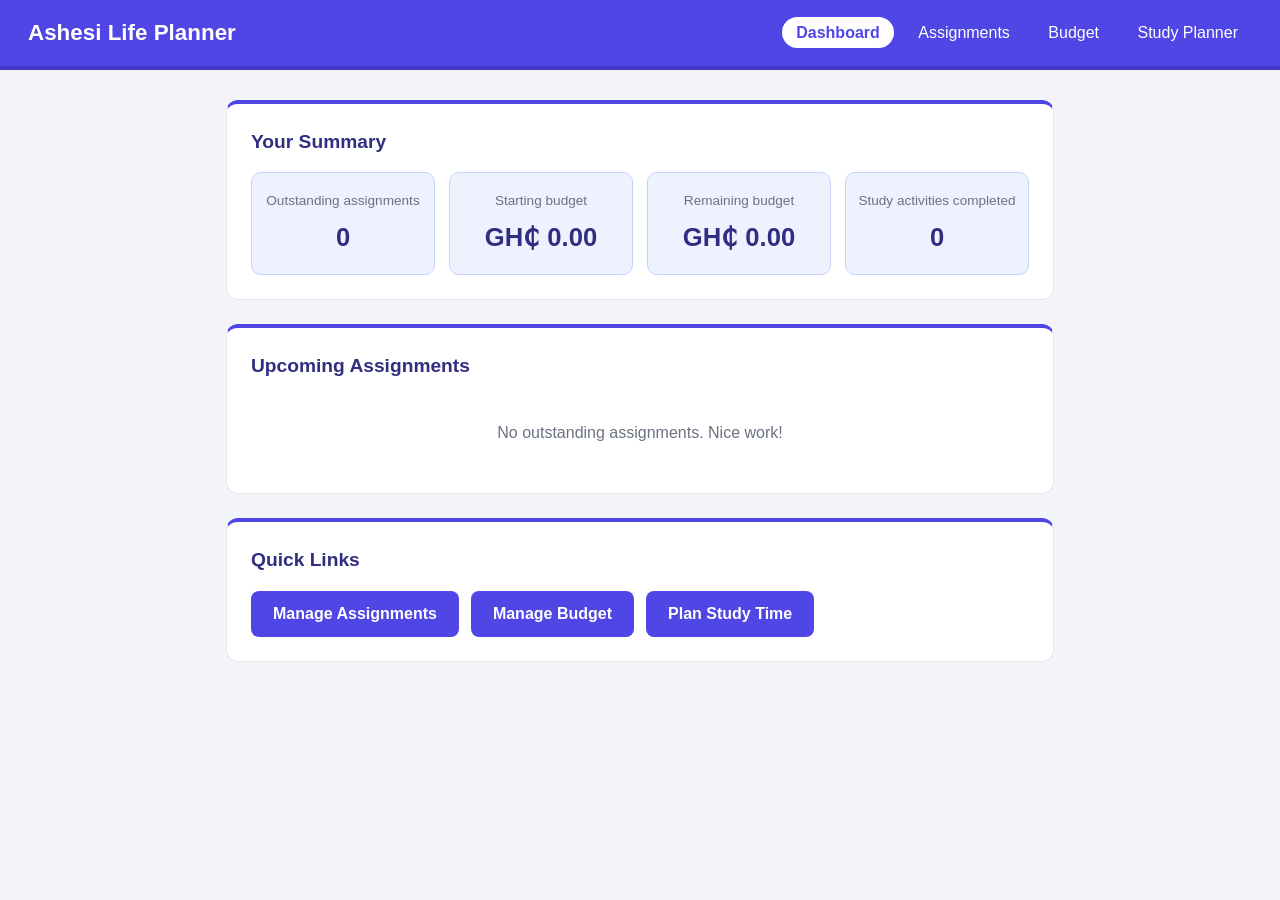
<file: index.html>
<!DOCTYPE html>
<html lang="en">

<head>
    <meta charset="UTF-8">
    <meta name="viewport" content="width=device-width, initial-scale=1.0">
    <title>Dashboard | Ashesi Life Planner</title>
    <link rel="stylesheet" href="style.css">
</head>

<body>
    <header class="site-header">
        <h1>Ashesi Life Planner</h1>
        <nav>
            <a href="index.html" class="active">Dashboard</a>
            <a href="tasks.html">Assignments</a>
            <a href="budget.html">Budget</a>
            <a href="study.html">Study Planner</a>
        </nav>
    </header>

    <main>
        <section class="card">
            <h2>Your Summary</h2>
            <div class="summary dashboard">
                <div class="stat">
                    <span class="stat-label">Outstanding assignments</span>
                    <span class="stat-value" id="dash-outstanding">0</span>
                </div>
                <div class="stat">
                    <span class="stat-label">Starting budget</span>
                    <span class="stat-value" id="dash-starting">GH₵ 0.00</span>
                </div>
                <div class="stat">
                    <span class="stat-label">Remaining budget</span>
                    <span class="stat-value" id="dash-remaining">GH₵ 0.00</span>
                </div>
                <div class="stat">
                    <span class="stat-label">Study activities completed</span>
                    <span class="stat-value" id="dash-study">0</span>
                </div>
            </div>
        </section>

        <section class="card">
            <h2>Upcoming Assignments</h2>
            <ul id="dash-upcoming" class="item-list"></ul>
        </section>

        <section class="card">
            <h2>Quick Links</h2>
            <div class="quick-links">
                <a href="tasks.html" class="link-btn">Manage Assignments</a>
                <a href="budget.html" class="link-btn">Manage Budget</a>
                <a href="study.html" class="link-btn">Plan Study Time</a>
            </div>
        </section>
    </main>

    <script src="script.js"></script>
</body>

</html>
</file>
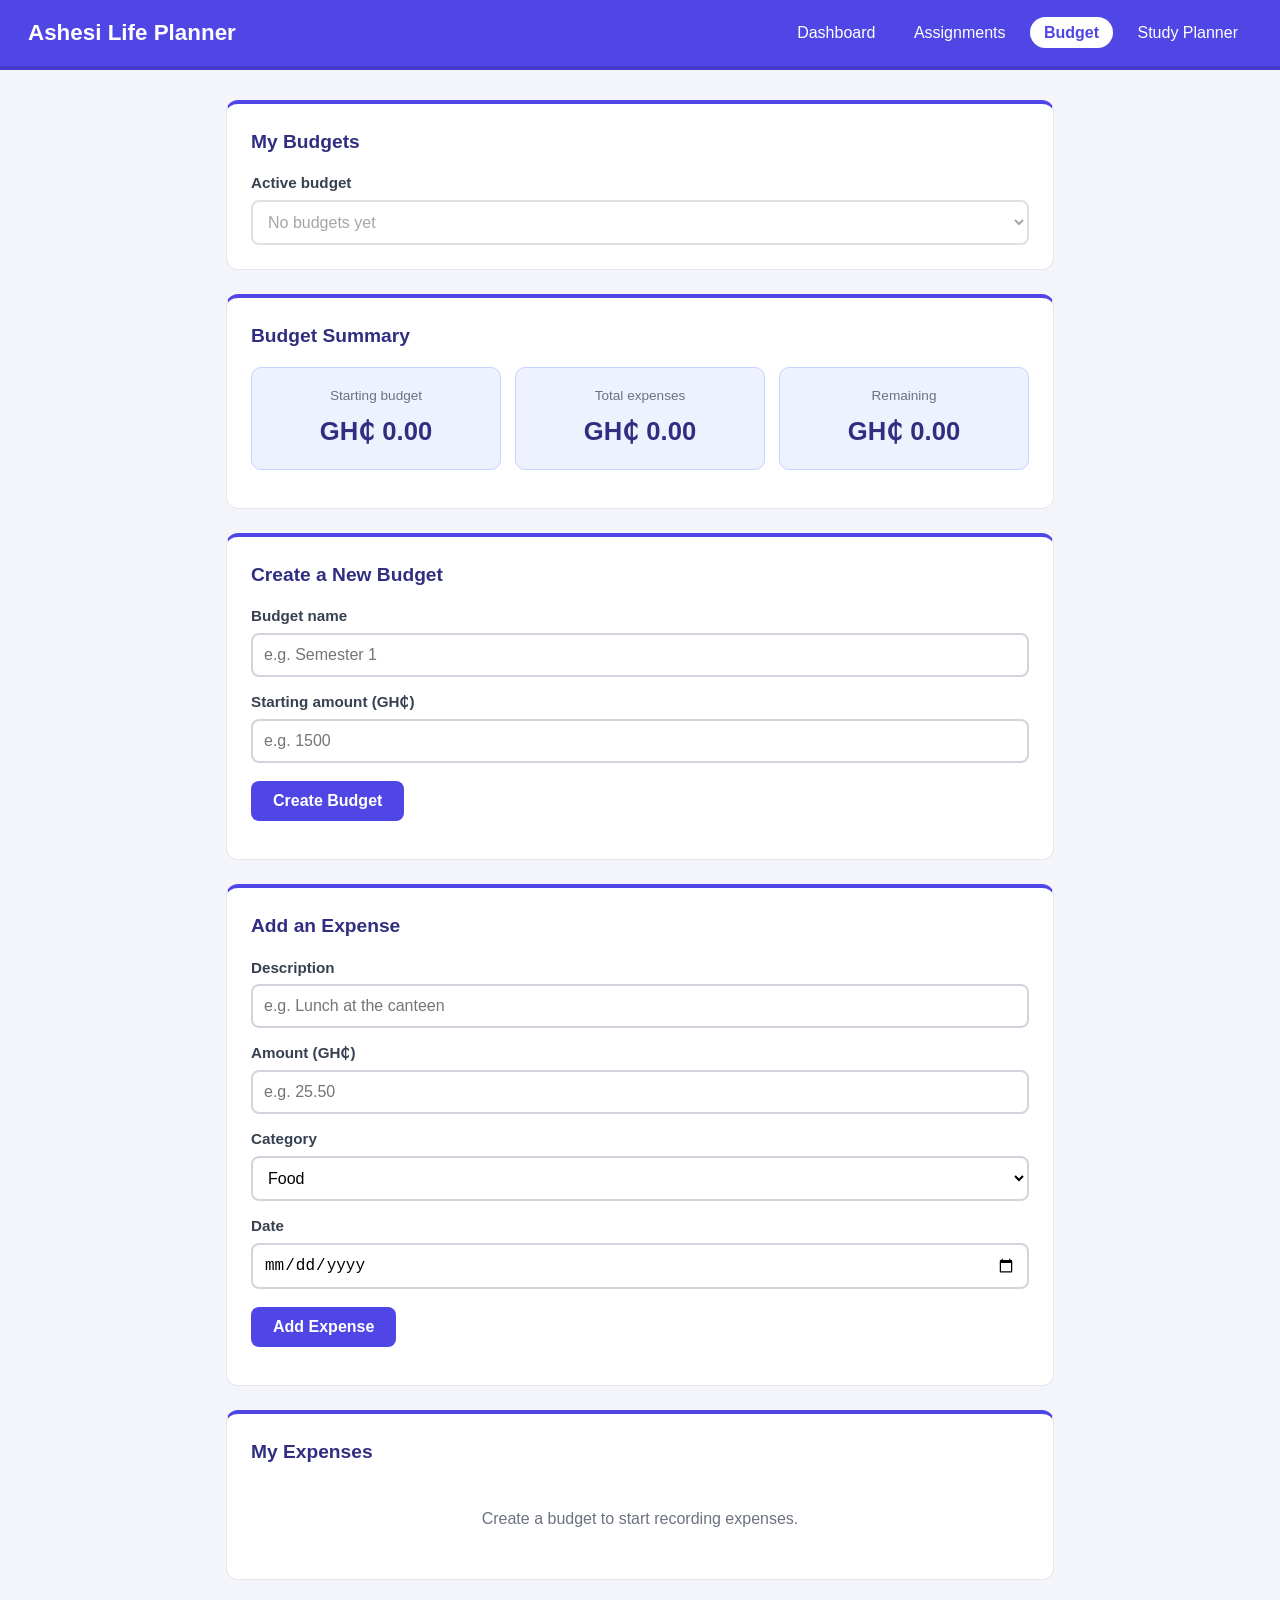
<file: budget.html>
<!DOCTYPE html>
<html lang="en">

<head>
    <meta charset="UTF-8">
    <meta name="viewport" content="width=device-width, initial-scale=1.0">
    <title>Budget | Ashesi Life Planner</title>
    <link rel="stylesheet" href="style.css">
</head>

<body>
    <header class="site-header">
        <h1>Ashesi Life Planner</h1>
        <nav>
            <a href="index.html">Dashboard</a>
            <a href="tasks.html">Assignments</a>
            <a href="budget.html" class="active">Budget</a>
            <a href="study.html">Study Planner</a>
        </nav>
    </header>

    <main>
        <section class="card">
            <h2>My Budgets</h2>
            <label for="budget-select">Active budget</label>
            <select id="budget-select"></select>
        </section>

        <section class="card">
            <h2 id="summary-title">Budget Summary</h2>
            <div class="summary">
                <div class="stat">
                    <span class="stat-label">Starting budget</span>
                    <span class="stat-value" id="starting-display">GH₵ 0.00</span>
                </div>
                <div class="stat">
                    <span class="stat-label">Total expenses</span>
                    <span class="stat-value" id="total-display">GH₵ 0.00</span>
                </div>
                <div class="stat">
                    <span class="stat-label">Remaining</span>
                    <span class="stat-value" id="remaining-display">GH₵ 0.00</span>
                </div>
            </div>
            <p id="budget-warning" class="message error"></p>
        </section>

        <section class="card" id="manage-card">
            <h2>Edit This Budget</h2>
            <form id="edit-budget-form">
                <label for="edit-name">Budget name</label>
                <input type="text" id="edit-name">

                <label for="edit-amount">Starting amount (GH₵)</label>
                <input type="number" id="edit-amount" step="0.01" min="0">

                <div class="form-buttons">
                    <button type="submit">Save Changes</button>
                    <button type="button" id="delete-budget-btn" class="btn-delete">Delete This Budget</button>
                </div>
            </form>
            <p id="manage-message" class="message"></p>
        </section>

        <section class="card">
            <h2>Create a New Budget</h2>
            <form id="budget-form">
                <label for="budget-name">Budget name</label>
                <input type="text" id="budget-name" placeholder="e.g. Semester 1">

                <label for="budget-amount">Starting amount (GH₵)</label>
                <input type="number" id="budget-amount" step="0.01" min="0" placeholder="e.g. 1500">

                <button type="submit">Create Budget</button>
            </form>
            <p id="budget-form-message" class="message"></p>
        </section>

        <section class="card">
            <h2>Add an Expense</h2>
            <form id="expense-form">
                <label for="expense-description">Description</label>
                <input type="text" id="expense-description" placeholder="e.g. Lunch at the canteen">

                <label for="expense-amount">Amount (GH₵)</label>
                <input type="number" id="expense-amount" step="0.01" min="0" placeholder="e.g. 25.50">

                <label for="expense-category">Category</label>
                <select id="expense-category">
                    <option value="Food">Food</option>
                    <option value="Transport">Transport</option>
                    <option value="Books">Books</option>
                    <option value="Entertainment">Entertainment</option>
                    <option value="Other">Other</option>
                </select>

                <label for="expense-date">Date</label>
                <input type="date" id="expense-date">

                <button type="submit">Add Expense</button>
            </form>
            <p id="budget-message" class="message"></p>
        </section>

        <section class="card">
            <h2>My Expenses</h2>
            <ul id="expense-list" class="item-list"></ul>
        </section>
    </main>

    <script src="script.js"></script>
</body>

</html>
</file>
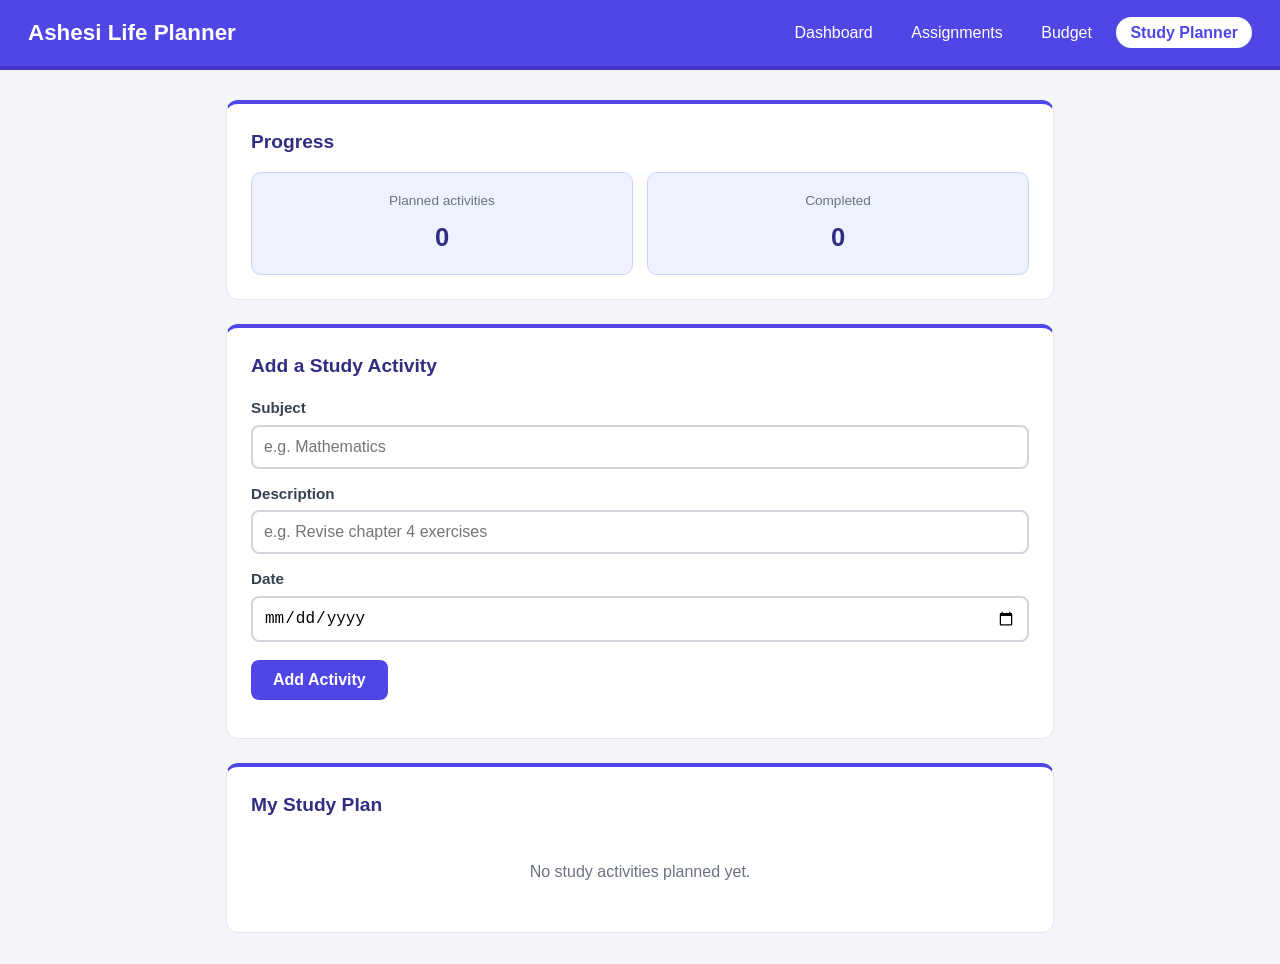
<file: study.html>
<!DOCTYPE html>
<html lang="en">

<head>
    <meta charset="UTF-8">
    <meta name="viewport" content="width=device-width, initial-scale=1.0">
    <title>Study Planner | Ashesi Life Planner</title>
    <link rel="stylesheet" href="style.css">
</head>

<body>
    <header class="site-header">
        <h1>Ashesi Life Planner</h1>
        <nav>
            <a href="index.html">Dashboard</a>
            <a href="tasks.html">Assignments</a>
            <a href="budget.html">Budget</a>
            <a href="study.html" class="active">Study Planner</a>
        </nav>
    </header>

    <main>
        <section class="card">
            <h2>Progress</h2>
            <div class="summary two-col">
                <div class="stat">
                    <span class="stat-label">Planned activities</span>
                    <span class="stat-value" id="study-total">0</span>
                </div>
                <div class="stat">
                    <span class="stat-label">Completed</span>
                    <span class="stat-value" id="study-completed">0</span>
                </div>
            </div>
        </section>

        <section class="card">
            <h2>Add a Study Activity</h2>
            <form id="study-form">
                <label for="study-subject">Subject</label>
                <input type="text" id="study-subject" placeholder="e.g. Mathematics">

                <label for="study-description">Description</label>
                <input type="text" id="study-description" placeholder="e.g. Revise chapter 4 exercises">

                <label for="study-date">Date</label>
                <input type="date" id="study-date">

                <button type="submit">Add Activity</button>
            </form>
            <p id="study-message" class="message"></p>
        </section>

        <section class="card">
            <h2>My Study Plan</h2>
            <ul id="study-list" class="item-list"></ul>
        </section>
    </main>

    <script src="script.js"></script>
</body>

</html>
</file>
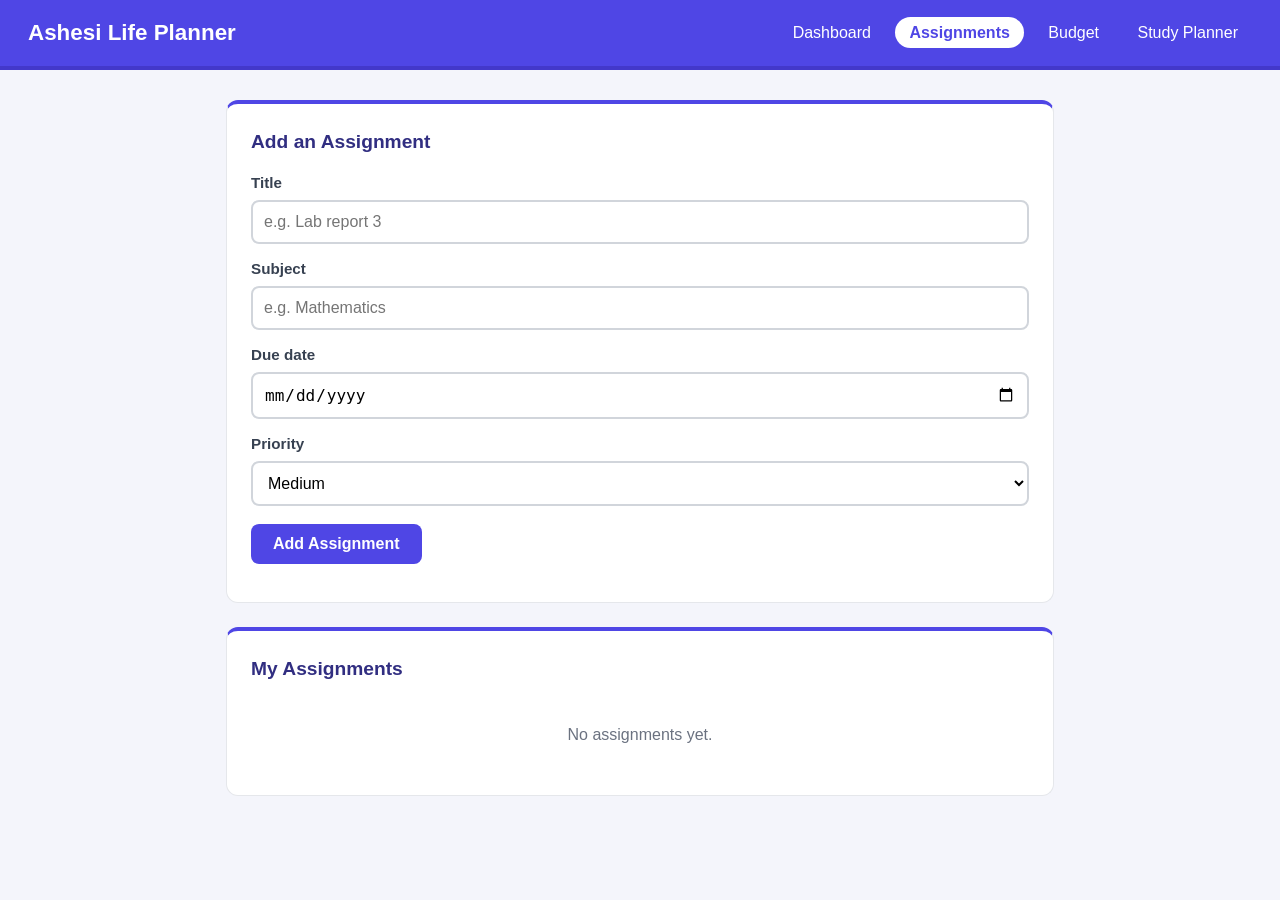
<file: tasks.html>
<!DOCTYPE html>
<html lang="en">

<head>
    <meta charset="UTF-8">
    <meta name="viewport" content="width=device-width, initial-scale=1.0">
    <title>Assignments | Ashesi Life Planner</title>
    <link rel="stylesheet" href="style.css">
</head>

<body>
    <header class="site-header">
        <h1>Ashesi Life Planner</h1>
        <nav>
            <a href="index.html">Dashboard</a>
            <a href="tasks.html" class="active">Assignments</a>
            <a href="budget.html">Budget</a>
            <a href="study.html">Study Planner</a>
        </nav>
    </header>

    <main>
        <section class="card">
            <h2>Add an Assignment</h2>
            <form id="task-form">
                <label for="task-title">Title</label>
                <input type="text" id="task-title" placeholder="e.g. Lab report 3">

                <label for="task-subject">Subject</label>
                <input type="text" id="task-subject" placeholder="e.g. Mathematics">

                <label for="task-due">Due date</label>
                <input type="date" id="task-due">

                <label for="task-priority">Priority</label>
                <select id="task-priority">
                    <option value="Low">Low</option>
                    <option value="Medium" selected>Medium</option>
                    <option value="High">High</option>
                </select>

                <button type="submit">Add Assignment</button>
            </form>
            <p id="task-message" class="message"></p>
        </section>

        <section class="card">
            <h2>My Assignments</h2>
            <ul id="task-list" class="item-list"></ul>
        </section>
    </main>

    <script src="script.js"></script>
</body>

</html>
</file>
<file: style.css>
/* =====================================================
   Ashesi Life Planner - style.css
   Shared by all four pages.
   ===================================================== */

/* ---------- Basics ---------- */
* {
    box-sizing: border-box;
}

body {
    margin: 0;
    font-family: "Segoe UI", Arial, Helvetica, sans-serif;
    line-height: 1.5;
    background-color: #f4f5fb;
    color: #1f2937;
}

/* ---------- Header and navigation ---------- */
.site-header {
    background-color: #4f46e5;
    border-bottom: 4px solid #4338ca;
    color: white;
    padding: 16px 28px;
    display: flex;
    justify-content: space-between;
    align-items: center;
    flex-wrap: wrap;
    gap: 12px;
}

.site-header h1 {
    margin: 0;
    font-size: 1.4rem;
}

.site-header nav a {
    color: white;
    text-decoration: none;
    margin-left: 6px;
    padding: 7px 14px;
    border-radius: 999px;
}

.site-header nav a:hover {
    background-color: #4338ca;
}

/* the page you are on: white pill (comes after :hover so it stays white) */
.site-header nav a.active {
    background-color: white;
    color: #4f46e5;
    font-weight: bold;
}

/* ---------- Page layout ---------- */
main {
    max-width: 860px;
    margin: 30px auto;
    padding: 0 16px;
}

.card {
    background-color: white;
    border: 1px solid #e5e7eb;
    border-top: 4px solid #4f46e5;
    border-radius: 12px;
    padding: 24px;
    margin-bottom: 24px;
}

.card h2 {
    margin-top: 0;
    font-size: 1.2rem;
    color: #312e81;
}

/* ---------- Forms ---------- */
form label {
    display: block;
    margin: 14px 0 5px;
    font-weight: bold;
    font-size: 0.95rem;
    color: #374151;
}

.card>label {
    display: block;
    margin-bottom: 5px;
    font-weight: bold;
    font-size: 0.95rem;
    color: #374151;
}

form input,
form select,
#budget-select {
    width: 100%;
    padding: 11px;
    border: 2px solid #d1d5db;
    border-radius: 8px;
    font-size: 1rem;
    background-color: white;
}

form input:hover,
form select:hover,
#budget-select:hover {
    border-color: #4f46e5;
}

button {
    margin-top: 18px;
    padding: 11px 22px;
    background-color: #4f46e5;
    color: white;
    border: none;
    border-radius: 8px;
    font-size: 1rem;
    font-weight: bold;
    cursor: pointer;
}

button:hover {
    background-color: #4338ca;
}

.form-buttons {
    display: flex;
    flex-wrap: wrap;
    gap: 8px;
}

/* ---------- Feedback messages ---------- */
.message {
    margin: 14px 0 0;
    font-weight: bold;
}

.message.success {
    color: #15803d;
}

.message.error {
    color: #b91c1c;
}

/* ---------- Lists ---------- */
.item-list {
    list-style: none;
    padding: 0;
    margin: 0;
}

.item {
    display: flex;
    flex-wrap: wrap;
    align-items: center;
    gap: 8px 12px;
    padding: 14px 16px;
    margin-bottom: 10px;
    background-color: #f9fafb;
    border: 1px solid #e5e7eb;
    border-left: 5px solid #4f46e5;
    border-radius: 8px;
}

.item:hover {
    background-color: #eef2ff;
}

.item strong {
    flex: 1 1 100%;
    font-size: 1.05rem;
}

.item span {
    color: #6b7280;
    font-size: 0.9rem;
}

/* completed items turn grey */
.item.done {
    border-left-color: #9ca3af;
}

.item.done strong {
    text-decoration: line-through;
    color: #6b7280;
}

.empty {
    text-align: center;
    color: #6b7280;
    padding: 24px 12px;
}

/* ---------- Badges ---------- */
.item .badge {
    padding: 3px 12px;
    border-radius: 999px;
    font-size: 0.8rem;
    font-weight: bold;
    background-color: #e5e7eb;
    color: #374151;
}

.item .priority-high {
    background-color: #fee2e2;
    color: #b91c1c;
}

.item .priority-medium {
    background-color: #fef3c7;
    color: #b45309;
}

.item .priority-low {
    background-color: #dcfce7;
    color: #15803d;
}

.item .status-pending {
    background-color: #e0e7ff;
    color: #3730a3;
}

.item .status-completed {
    background-color: #d1fae5;
    color: #065f46;
}

/* ---------- Item buttons ---------- */
.actions {
    display: flex;
    gap: 8px;
    margin-left: auto;
    /* pushes the buttons to the right edge */
}

.actions button {
    margin-top: 0;
    padding: 6px 14px;
    font-size: 0.85rem;
}

.btn-complete {
    background-color: #16a34a;
}

.btn-complete:hover {
    background-color: #15803d;
}

.btn-delete {
    background-color: #dc2626;
}

.btn-delete:hover {
    background-color: #b91c1c;
}

/* ---------- Summary boxes (budget, study, dashboard) ---------- */
.summary {
    display: grid;
    grid-template-columns: repeat(3, 1fr);
    gap: 14px;
}

.summary.two-col {
    grid-template-columns: repeat(2, 1fr);
}

.summary.dashboard {
    grid-template-columns: repeat(auto-fit, minmax(160px, 1fr));
}

.stat {
    background-color: #eef2ff;
    border: 1px solid #c7d2fe;
    border-radius: 10px;
    padding: 18px 12px;
    text-align: center;
}

.stat-label {
    display: block;
    font-size: 0.85rem;
    color: #6b7280;
    margin-bottom: 6px;
}

.stat-value {
    font-size: 1.6rem;
    font-weight: bold;
    color: #312e81;
}

.stat-value.negative {
    color: #b91c1c;
}

/* ---------- Dashboard quick links ---------- */
.quick-links {
    display: flex;
    flex-wrap: wrap;
    gap: 12px;
}

.link-btn {
    display: inline-block;
    padding: 11px 22px;
    background-color: #4f46e5;
    color: white;
    text-decoration: none;
    font-weight: bold;
    border-radius: 8px;
}

.link-btn:hover {
    background-color: #4338ca;
}

/* ---------- Mobile ---------- */
@media (max-width: 600px) {
    .site-header {
        flex-direction: column;
        align-items: flex-start;
        padding: 14px 16px;
    }

    .site-header nav a {
        margin: 0 6px 0 0;
    }

    main {
        margin: 18px auto;
    }

    .card {
        padding: 16px;
    }

    .summary {
        grid-template-columns: 1fr;
    }

    .actions {
        margin-left: 0;
        width: 100%;
    }

    .link-btn {
        width: 100%;
        text-align: center;
    }
}
</file>
